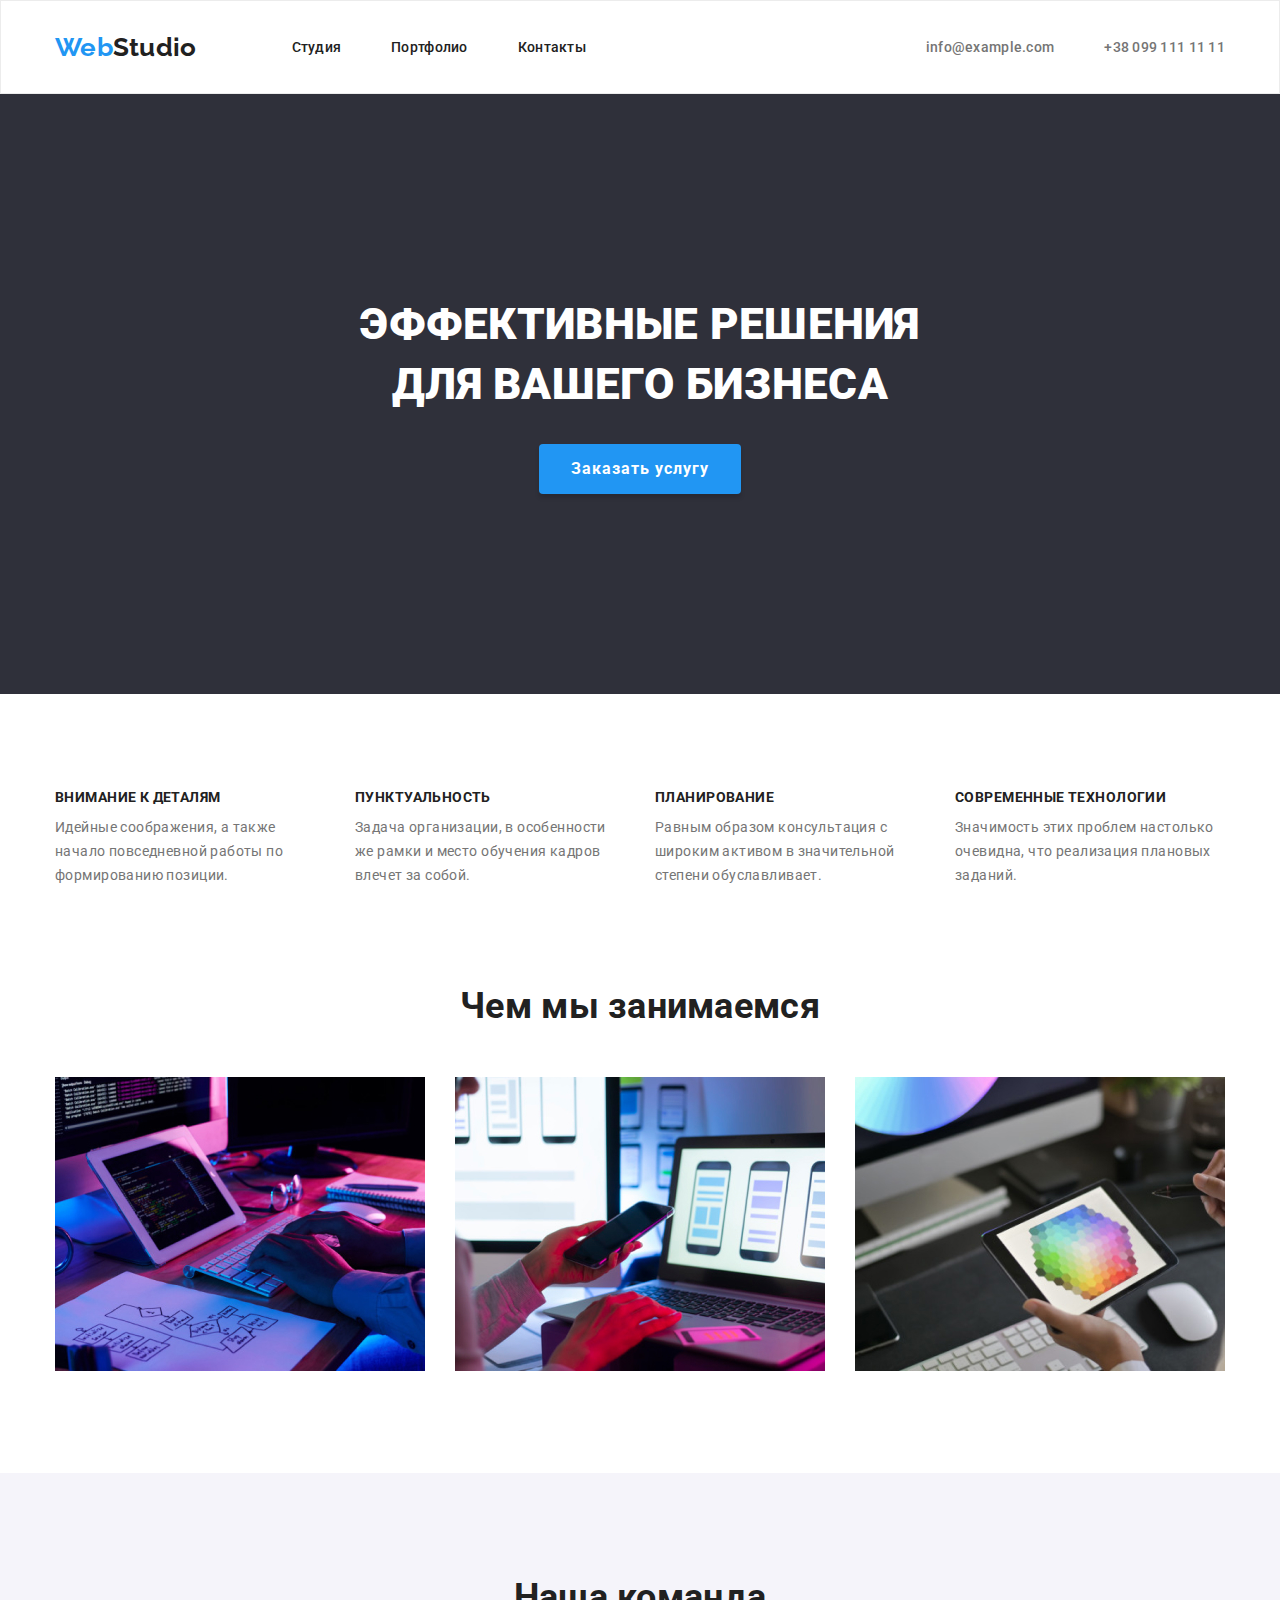
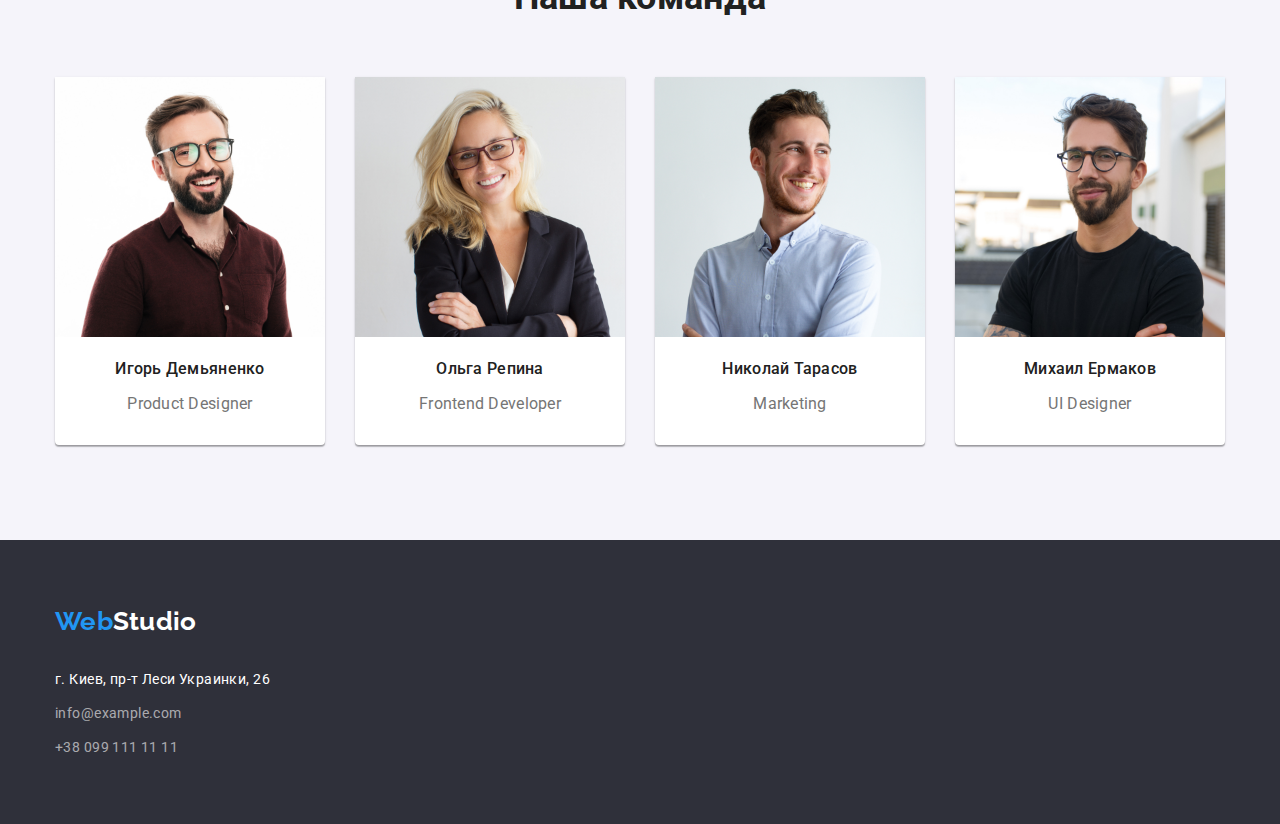
<file: index.html>
<!DOCTYPE html>
<html lang="ru">

<head>
  <meta charset="UTF-8" />
  <meta name="viewport" content="width=device-width, initial-scale=1.0" />
  <title>Document</title>
  <link
    href="https://fonts.googleapis.com/css2?family=Raleway:wght@400;500;600;700&family=Roboto:wght@500;700;900&display=swap"
    rel="stylesheet">
  <link rel="stylesheet" href="./css/styles.css" />
  <link rel="stylesheet" href="./css/normalize.css" />
</head>

<body>
  <header class="header">
    <div class="container flexbox">
      <nav class="navigation">
        <a href="./index.html" class="logo">
          <span class="fontweb">Web</span><span class="fontstudio">Studio</span>
        </a>
        <ul class="list menu-list">
          <li class="menu-item"><a href="" class="menu-link">Студия</a></li>
          <li class="menu-item">
            <a href="./portfolio.html" class="menu-link">Портфолио</a>
          </li>
          <li class="menu-item"><a href="" class="menu-link">Контакты</a></li>
        </ul>
      </nav>
      <a href="mailto:info@example.com" class="address-link">info@example.com</a>
      <a href="tel:+380991111111" class="phone-link">+38 099 111 11 11</a>
    </div>
  </header>
  <main>
    <article class="article">
      <section class="section bissnes">
        <div class="container">
          <h2 class="services">
            <p>Эффективные решения</p>
            <p>для вашего бизнеса</p>
          </h2>
          <div class="flexbox"><a href="" class="btn">Заказать услугу</a></div>
        </div>
      </section>
      <section class="section info">
        <div class="container">
          <ul class="text-align">
            <li class="list-main">
              <h5>Внимание к деталям</h5>
              <p>
                Идейные соображения, а также начало повседневной работы по
                формированию позиции.
              </p>
            </li>
            <li class="list-main">
              <h5>Пунктуальность</h5>
              <p>
                Задача организации, в особенности же рамки и место обучения
                кадров влечет за собой.
              </p>
            </li>
            <li class="list-main">
              <h5>Планирование</h5>
              <p>
                Равным образом консультация с широким активом в значительной
                степени обуславливает.
              </p>
            </li>
            <li class="list-main">
              <h5>Современные технологии</h5>
              <p>
                Значимость этих проблем настолько очевидна, что реализация
                плановых заданий.
              </p>
            </li>
          </ul>
          <h2 class="heading">Чем мы занимаемся</h2>
          <div class="flexbox">
            <ul class="img-box">
              <li class="img-blok"><img src="./images/img(4).jpg" alt="Альтернативный текст" /></li>
              <li class="img-blok"><img src="./images/img(5).jpg" alt="Альтернативный текст" /></li>
              <li class="img-blok"><img src="./images/img(6).jpg" alt="Альтернативный текст" /></li>
            </ul>
          </div>
        </div>
      </section>
      <section class="section comand">
        <div class="container">
          <h2 class="our-team">Наша команда</h2>
          <ul class="box-team flexbox">
            <li class="list-comand">
              <div class="bloc-comand">
                <img src="./images/img.jpg" alt="Альтернативный текст" class="size-img" />
                <p>Игорь Демьяненко</p>
                <p lang="en">Product Designer</p>
              </div>
            </li>
            <li class="list-comand">
              <div class="bloc-comand">
                <img src="./images/img(1).jpg" alt="Альтернативный текст" class="size-img" />
                <p>Ольга Репина</p>
                <p lang="en">Frontend Developer</p>
              </div>
            </li>
            <li class="list-comand">
              <div class="bloc-comand">
                <img src="./images/img(2).jpg" alt="Альтернативный текст" class="size-img" />
                <p>Николай Тарасов</p>
                <p lang="en">Marketing</p>
              </div>
            </li>
            <li class="list-comand">
              <div class="bloc-comand">
                <img src="./images/img(3).jpg" alt="Альтернативный текст" class="size-img" />
                <p>Михаил Ермаков</p>
                <p lang="en">UI Designer</p>
              </div>
            </li>
          </ul>
        </div>
      </section>
    </article>
  </main>
  <footer class="footer">
    <div class="container">
      <h2 lang="en" class="logo-footer">
        <span class="fontweb">Web</span><span class="fontstudio1">Studio</span>
      </h2>
      <div class="address">
        <p>
          <address>г. Киев, пр-т Леси Украинки, 26</address>
        </p>
        <p><a href="mailto:info@example.com">info@example.com</a></p>
        <p><a href="tel:+380991111111">+38 099 111 11 11</a></p>
      </div>
    </div>
  </footer>
</body>

</html>
</file>
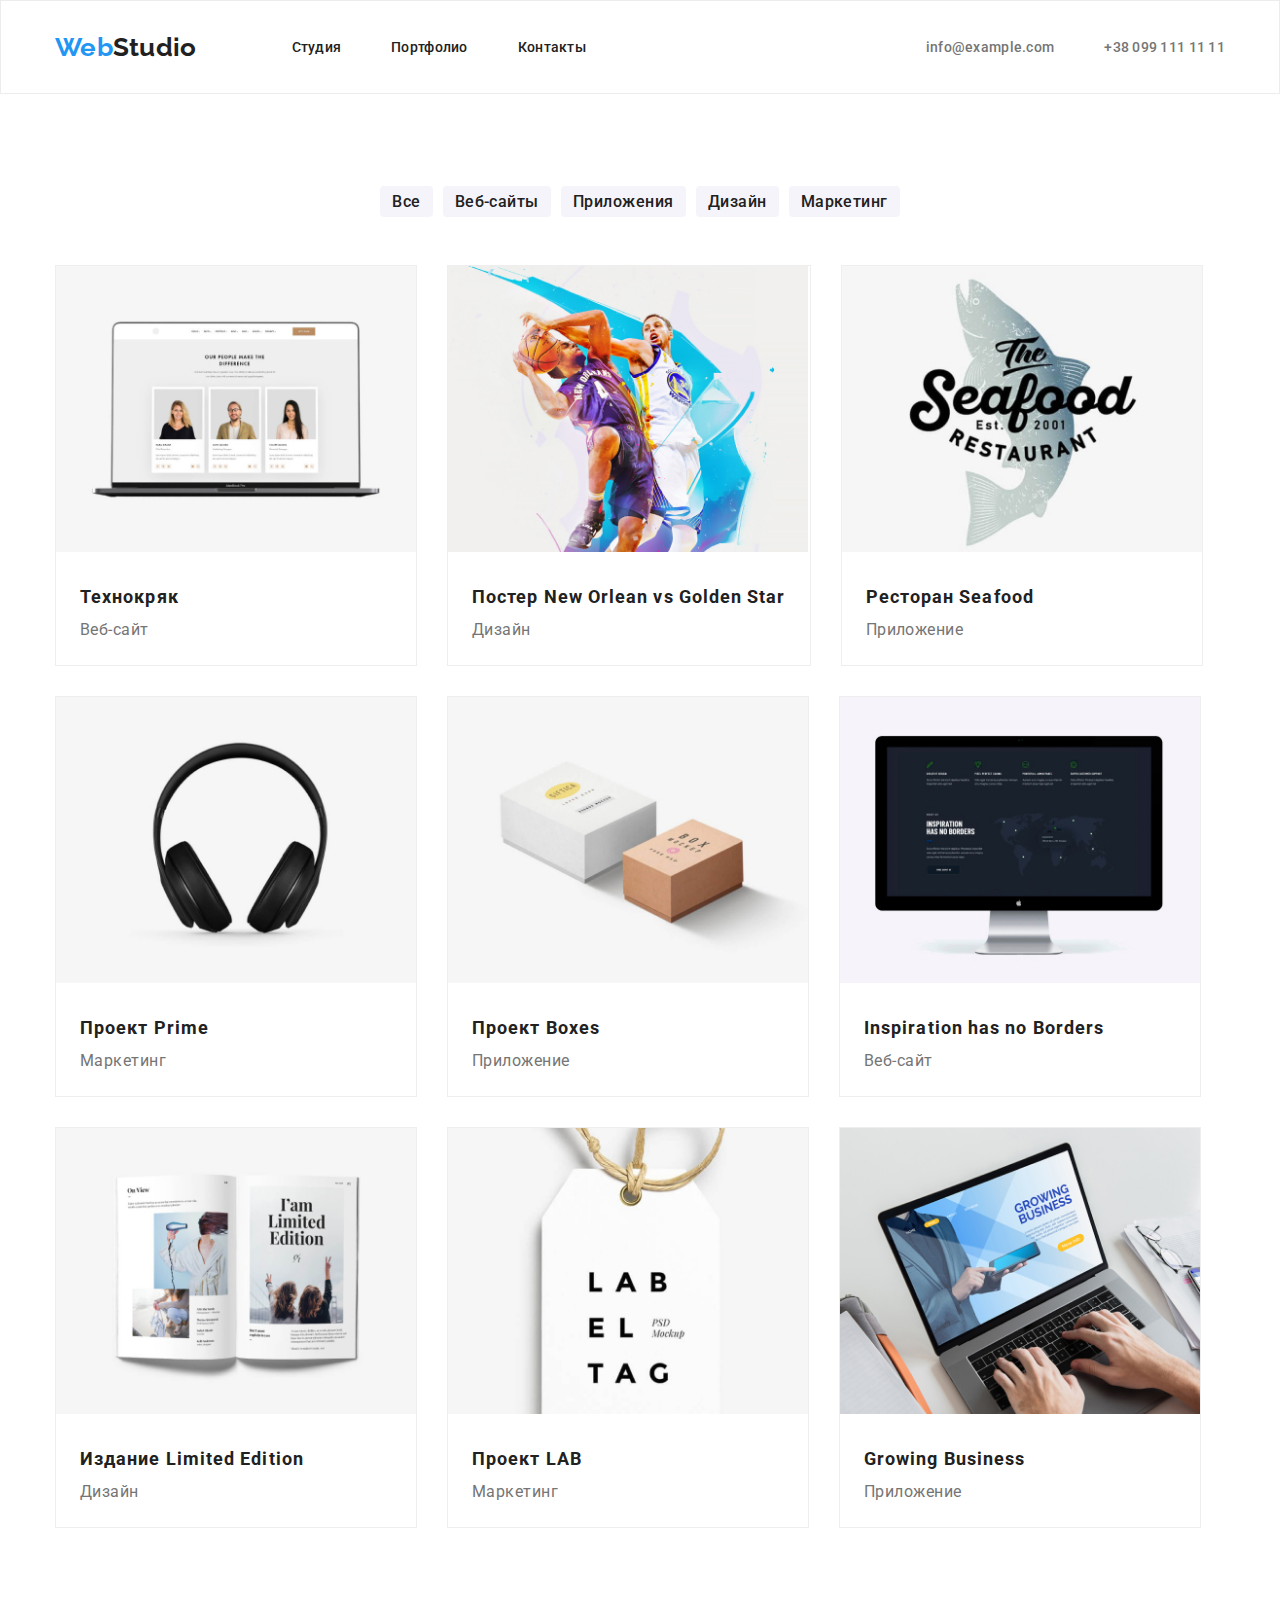
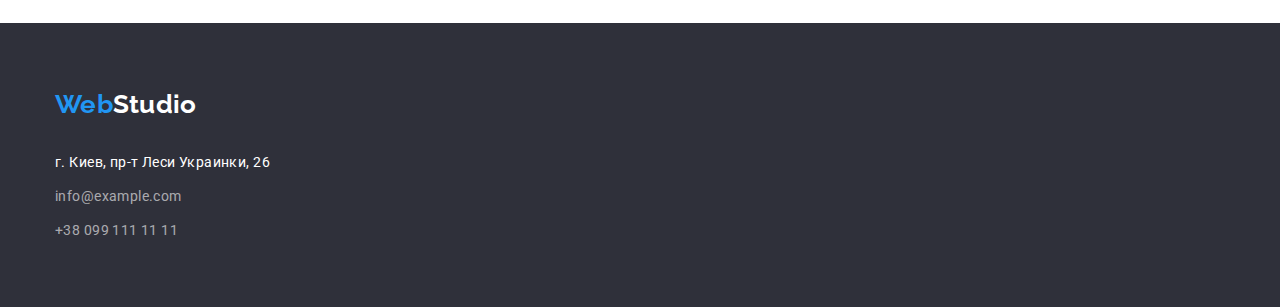
<file: portfolio.html>
<!DOCTYPE html>
<html lang="ru">

<head>
  <meta charset="UTF-8" />
  <meta name="viewport" content="width=device-width, initial-scale=1.0" />
  <title>Document</title>
  <link
    href="https://fonts.googleapis.com/css2?family=Raleway:wght@400;500;600;700&family=Roboto:wght@500;700;900&display=swap"
    rel="stylesheet">
  <link rel="stylesheet" href="./css/styles.css" />
  <link rel="stylesheet" href="./css/normalize.css" />
</head>

<body>
  <header class="header">
    <div class="container flexbox">
      <nav class="navigation">
        <a href="./index.html" class="logo">
          <span class="fontweb">Web</span><span class="fontstudio">Studio</span>
        </a>
        <ul class="list menu-list">
          <li class="menu-item"><a href="./index.html" class="menu-link">Студия</a></li>
          <li class="menu-item">
            <a href="./portfolio.html" class="menu-link">Портфолио</a>
          </li>
          <li class="menu-item"><a href="" class="menu-link">Контакты</a></li>
        </ul>
      </nav>
      <a href="mailto:info@example.com" class="address-link">info@example.com</a>
      <a href="tel:+380991111111" class="phone-link">+38 099 111 11 11</a>
    </div>
  </header>
  <main>
    <article class="article">
      <section class="section">
        <div class="container ">
          <ul class="nav-portfolio flexbox">
            <li class="portfolio-link"><a href="" class="botton">Все</a></li>
            <li class="portfolio-link"><a href="" class="botton">Веб-сайты</a></li>
            <li class="portfolio-link"><a href="" class="botton">Приложения</a></li>
            <li class="portfolio-link"><a href="" class="botton">Дизайн</a></li>
            <li class="portfolio-link"><a href="" class="botton">Маркетинг</a></li>
          </ul>
        </div>
        <div class="container">
          <ul class="flexbox-port">
            <li class="list-port">
              <div class="container-box">
                <img src="./images/portfolio/img.jpg" alt="Альтернативный текст" class="img-size" />
                <div>
                  <p>Технокряк</p>
                  <p>Веб-сайт</p>
                </div>
              </div>
            </li>
            <li class="list-port">
              <div class="container-box">
                <img src="./images/portfolio/img(1).jpg" alt="Альтернативный текст" class="img-size" />
                <div>
                  <p>Постер New Orlean vs Golden Star</p>
                  <p>Дизайн</p>
                </div>
              </div>
            </li>
            <li class="list-port">
              <div class="container-box">
                <img src="./images/portfolio/img(2).jpg" alt="Альтернативный текст" class="img-size" />
                <div>
                  <p>Ресторан Seafood</p>
                  <p>Приложение</p>
                </div>
              </div>
            </li>
            <li class="list-port">
              <div class="container-box">
                <img src="./images/portfolio/img(3).jpg" alt="Альтернативный текст" class="img-size" />
                <div>
                  <p>Проект Prime</p>
                  <p>Маркетинг</p>
                </div>
              </div>
            </li>
            <li class="list-port">
              <div class="container-box">
                <img src="./images/portfolio/img(4).jpg" alt="Альтернативный текст" class="img-size" />
                <div>
                  <p>Проект Boxes</p>
                  <p>Приложение</p>
                </div>
              </div>
            </li>
            <li class="list-port">
              <div class="container-box">
                <img src="./images/portfolio/img(5).jpg" alt="Альтернативный текст" class="img-size" />
                <div>
                  <p>Inspiration has no Borders</p>
                  <p>Веб-сайт</p>
                </div>
              </div>
            </li>
            <li class="list-port">
              <div class="container-box">
                <img src="./images/portfolio/img(6).jpg" alt="Альтернативный текст" class="img-size" />
                <div>
                  <p>Издание Limited Edition</p>
                  <p>Дизайн</p>
                </div>
              </div>
            </li>
            <li class="list-port">
              <div class="container-box">
                <img src="./images/portfolio/img(7).jpg" alt="Альтернативный текст" class="img-size" />
                <div>
                  <p>Проект LAB</p>
                  <p>Маркетинг</p>
                </div>
              </div>
            </li>
            <li class="list-port">
              <div class="container-box">
                <img src="./images/portfolio/img(8).jpg" alt="Альтернативный текст" class="img-size" />
                <div>
                  <p>Growing Business</p>
                  <p>Приложение</p>
                </div>
              </div>

            </li>
          </ul>
        </div>
      </section>
    </article>
  </main>
  <footer class="footer">
    <div class="container">
      <h2 lang="en" class="logo-footer">
        <span class="fontweb">Web</span><span class="fontstudio1">Studio</span>
      </h2>
      <div class="address">
        <p>
          <address>г. Киев, пр-т Леси Украинки, 26</address>
        </p>
        <p><a href="mailto:info@example.com">info@example.com</a></p>
        <p><a href="tel:+380991111111">+38 099 111 11 11</a></p>
      </div>
    </div>
  </footer>
</body>

</html>
</file>
<file: css/styles.css>
html {
  box-sizing: border-box;
}

*,
*::after,
*::before {
  box-sizing: inherit;
}

body {
  font-family: 'Roboto', 'Raleway';
  font-size: 14px;
  line-height: 1.625;
  letter-spacing: 0.02em;
  color: var(--main-color);
}

.container {
  width: 1200px;
  padding-left: 15px;
  padding-right: 15px;
  margin-left: auto;
  margin-right: auto;
}

.flexbox {
  display: flex;
}

/* ШАПКА */
/*Логотип*/
.logo {
  display: inline-flex;
  margin: 0px;
  margin-right: 95px;
  text-decoration: none;
}

.fontweb {
  font-family: 'Raleway';
  font-style: normal;
  font-weight: bold;
  font-size: 26px;
  color: #2196f3;
  margin: 0px;
}

.fontstudio {
  font-family: 'Raleway';
  font-style: normal;
  font-weight: bold;
  font-size: 26px;
  margin: 0px;
  color: #212121;
}

.fontstudio1 {
  font-family: 'raleway';
  font-style: normal;
  font-weight: bold;
  font-size: 26px;
  color: #ffffff;
}

/* Навигация сайта*/

.menu-item:not(:last-child) {
  margin-right: 50px;
}

.navigation .menu-list {
  display: flex;
  align-items: center;
}

.list {
  list-style: none;
  margin: 0;
  padding: 0px;
}

.navigation {
  display: flex;
  align-content: center;
  margin-right: auto;
}

.menu-link {
  color: #212121;
  font-family: 'Roboto';
  font-weight: 500;
  font-size: 14px;
  text-decoration: none;
  transition: color 0.2s linear;
}

.menu-link:hover {
  color: #2196f3;
}

.article {
  display: block;
  margin: 0px;
}

.address-link {
  font-family: 'Roboto';
  font-style: normal;
  font-weight: 500;
  font-size: 14px;
  line-height: 16px;
  letter-spacing: 0.02em;
  color: #757575;
  margin-right: 50px;
  text-decoration: none;
  transition: color 0.2s linear;
  align-items: center;
}

.address-link:hover {
  color: #2196f3;
}

.phone-link {
  font-family: 'Roboto';
  font-style: normal;
  font-weight: 500;
  font-size: 14px;
  line-height: 16px;
  letter-spacing: 0.02em;
  color: #757575;
  text-decoration: none;
  align-items: center;
}

.phone-link:hover {
  color: #2196f3;
}

/* Шапка сайта*/
.header {
  background: #ffffff;
  padding-top: 25px;
  padding-bottom: 25px;
  border: 1px solid #ececec;
}

.header .flexbox {
  justify-content: flex-end;
  align-items: center;
}

/*секция 1*/

.section {
  padding-top: 95px;
  padding-bottom: 95px;
}

.bissnes {
  background-color: #2f303a;
  padding-top: 200px;
  padding-bottom: 200px;
}

.services {
  font-family: 'Roboto';
  font-size: 44px;
  font-weight: 900;
  line-height: 30px;
  margin: 0px;
  color: #ffffff;
  text-transform: uppercase;
  padding-bottom: 30px;
}

.services p {
  margin: 0px;
  line-height: 60px;
  text-align: center;
}

.btn {
  background: #2196f3;
  box-shadow: 0px 4px 4px rgba(0, 0, 0, 0.15);
  border-radius: 4px;
  font-family: 'Roboto';
  font-style: normal;
  font-weight: bold;
  font-size: 16px;
  line-height: 30px;
  text-align: center;
  letter-spacing: 0.06em;
  display: inline-block;
  min-width: 200px;
  min-height: 50px;
  color: #ffffff;
  padding: 0px;
  padding: 10px 32px;
  text-decoration: none;
  margin-left: auto;
  margin-right: auto;
}

/*СЕКЦИЯ 2*/
.info {
  background: #ffffff;
}

.text-align {
  display: flex;
  margin: 0px;
  padding-left: 0px;
  padding-bottom: 95px;
}

.text-align .list-main:not(:last-child) {
  margin-right: 30px;
}

.list-main {
  display: block;
}

.list-main h5 {
  font-family: 'Roboto';
  font-style: normal;
  font-weight: bold;
  font-size: 14px;
  line-height: 16px;
  letter-spacing: 0.03em;
  text-transform: uppercase;
  color: #212121;
  margin-top: 0px;
  margin-bottom: 10px;
}

.list-main p {
  font-family: 'Roboto';
  font-style: normal;
  font-weight: normal;
  font-size: 14px;
  line-height: 24px;
  letter-spacing: 0.03em;
  color: #757575;
  margin: 0px;
  display: block;
  width: 270px;
  height: 75px;
}

.blok {
  width: 270px;
  height: 105px;
  margin: 0px;
  padding-right: 30px;
  align-items: center;
}

.blok h5 {
  font-family: 'Roboto';
  font-weight: bold;
  font-size: 14px;
  line-height: 16px;
  text-transform: uppercase;
  color: #212121;
}

.blok p {
  font-family: 'Roboto';
  font-style: normal;
  font-weight: normal;
  font-size: 14px;
  line-height: 24px;
  color: #757575;
}

.heading {
  text-align: center;
  font-family: 'Roboto';
  font-style: normal;
  font-weight: bold;
  font-size: 36px;
  line-height: 42px;
  color: #212121;
  margin: 0px;
  padding-bottom: 50px;
}

.img-box {
  display: flex;
  align-items: center;
  margin: 0px;
  padding-left: 0px;
}

.img-box li {
  display: block;
}

.img-blok:not(:last-child) {
  padding-right: 30px;
}

/* СЕКЦИЯ 3 (Наша Команда) */
.comand {
  background: #f5f4fa;
  padding-top: 0px;
}

.our-team {
  font-family: 'Roboto';
  font-style: normal;
  font-weight: bold;
  font-size: 36px;
  text-align: center;
  color: #212121;
  margin: 0px;
  padding-top: 95px;
  padding-bottom: 50px;
}

.box-team {
  margin: 0px;
  padding-left: 0px;
}

.list-comand:not(:last-child) {
  padding-right: 30px;
}

.list-comand {
  display: block;
  padding-right: 0px;
}

.bloc-comand {
  display: inline-block;
  width: 270px;
  height: 368px;
  background: #ffffff;
  box-shadow: 0px 1px 3px rgba(0, 0, 0, 0.12), 0px 1px 1px rgba(0, 0, 0, 0.14),
    0px 2px 1px rgba(0, 0, 0, 0.2);
  border-radius: 0px 0px 4px 4px;
}

.bloc-comand p {
  font-family: 'Roboto';
  font-style: normal;
  font-weight: 500;
  font-size: 16px;
  line-height: 19px;
  color: #212121;
  text-align: center;
}

.bloc-comand p:last-child {
  text-align: center;
  font-family: 'Roboto';
  font-style: normal;
  font-weight: normal;
  font-size: 16px;
  line-height: 19px;
  color: #757575;
}

.size-img {
  width: 270px;
}

/*ПОДВАЛ*/
.footer {
  background: #2f303a;
  margin: 0px;
  padding-top: 60px;
  padding-bottom: 60px;
}

.logo-footer {
  margin: 0px;
  padding-bottom: 20px;
}

.address {
  display: inline-block;
  margin: 0px;
}

.address address {
  font-family: 'Roboto';
  font-style: normal;
  font-weight: 400;
  font-size: 14px;
  line-height: 34px;
  letter-spacing: 0.03em;
  color: #ffffff;
  margin: 0px;
}

.address a {
  font-style: normal;
  font-weight: normal;
  font-size: 14px;
  line-height: 34px;
  letter-spacing: 0.03em;
  color: rgba(255, 255, 255, 0.6);
  margin: 0px;
  text-decoration: none;
}

.address p {
  margin: 0px;
}

/* ПОРТФОЛИО */
.botton {
  font-family: 'Roboto';
  font-style: normal;
  font-weight: 500;
  font-size: 16px;
  line-height: 26px;
  text-align: center;
  letter-spacing: 0.03em;
  color: #212121;
  background: #f5f4fa;
  border-radius: 4px;
  width: 128px;
  height: 38px;
  padding: 6px 12px;
  text-decoration: none;
  transition: color 0.2s linear;
}

.botton:hover {
  background: #2196f3;
  box-shadow: 0px 3px 1px rgba(0, 0, 0, 0.1), 0px 1px 2px rgba(0, 0, 0, 0.08),
    0px 2px 2px rgba(0, 0, 0, 0.12);
  border-radius: 4px;
  color: #ffffff;
}

.nav-portfolio {
  margin: 0px;
  padding-left: 0px;
  justify-content: center;
  list-style: none;
  padding-bottom: 50px;
}

.portfolio-link:not(:last-child) {
  padding-right: 10px;
}

.flexbox-port {
  display: flex;
  flex-wrap: wrap;
  list-style: none;
  margin: 0px 0px;
  padding: 0 0;
}

.list-port {
  padding-right: 30px;
  padding-bottom: 30px;
}

.list-port:nth-child(3n) {
  padding-right: 0px;
}

.list-port:nth-child(n + 6) {
  padding-bottom: 0px;
}

.container-box {
  display: block;
  background: #ffffff;
  border: 1px solid #eeeeee;
}

.container-box p:not(:last-child) {
  font-family: 'Roboto';
  font-style: normal;
  font-weight: bold;
  font-size: 18px;
  line-height: 36px;
  letter-spacing: 0.06em;
  color: #212121;
  margin: 0px 0px;
}

.container-box p {
  font-family: 'Roboto';
  font-style: normal;
  font-weight: normal;
  font-size: 16px;
  line-height: 30px;
  letter-spacing: 0.03em;
  color: #757575;
  display: block;
  margin: 0px 0px;
}

.container-box div {
  padding: 20px 24px;
}

.img-size {
  width: 360px;
}
</file>
